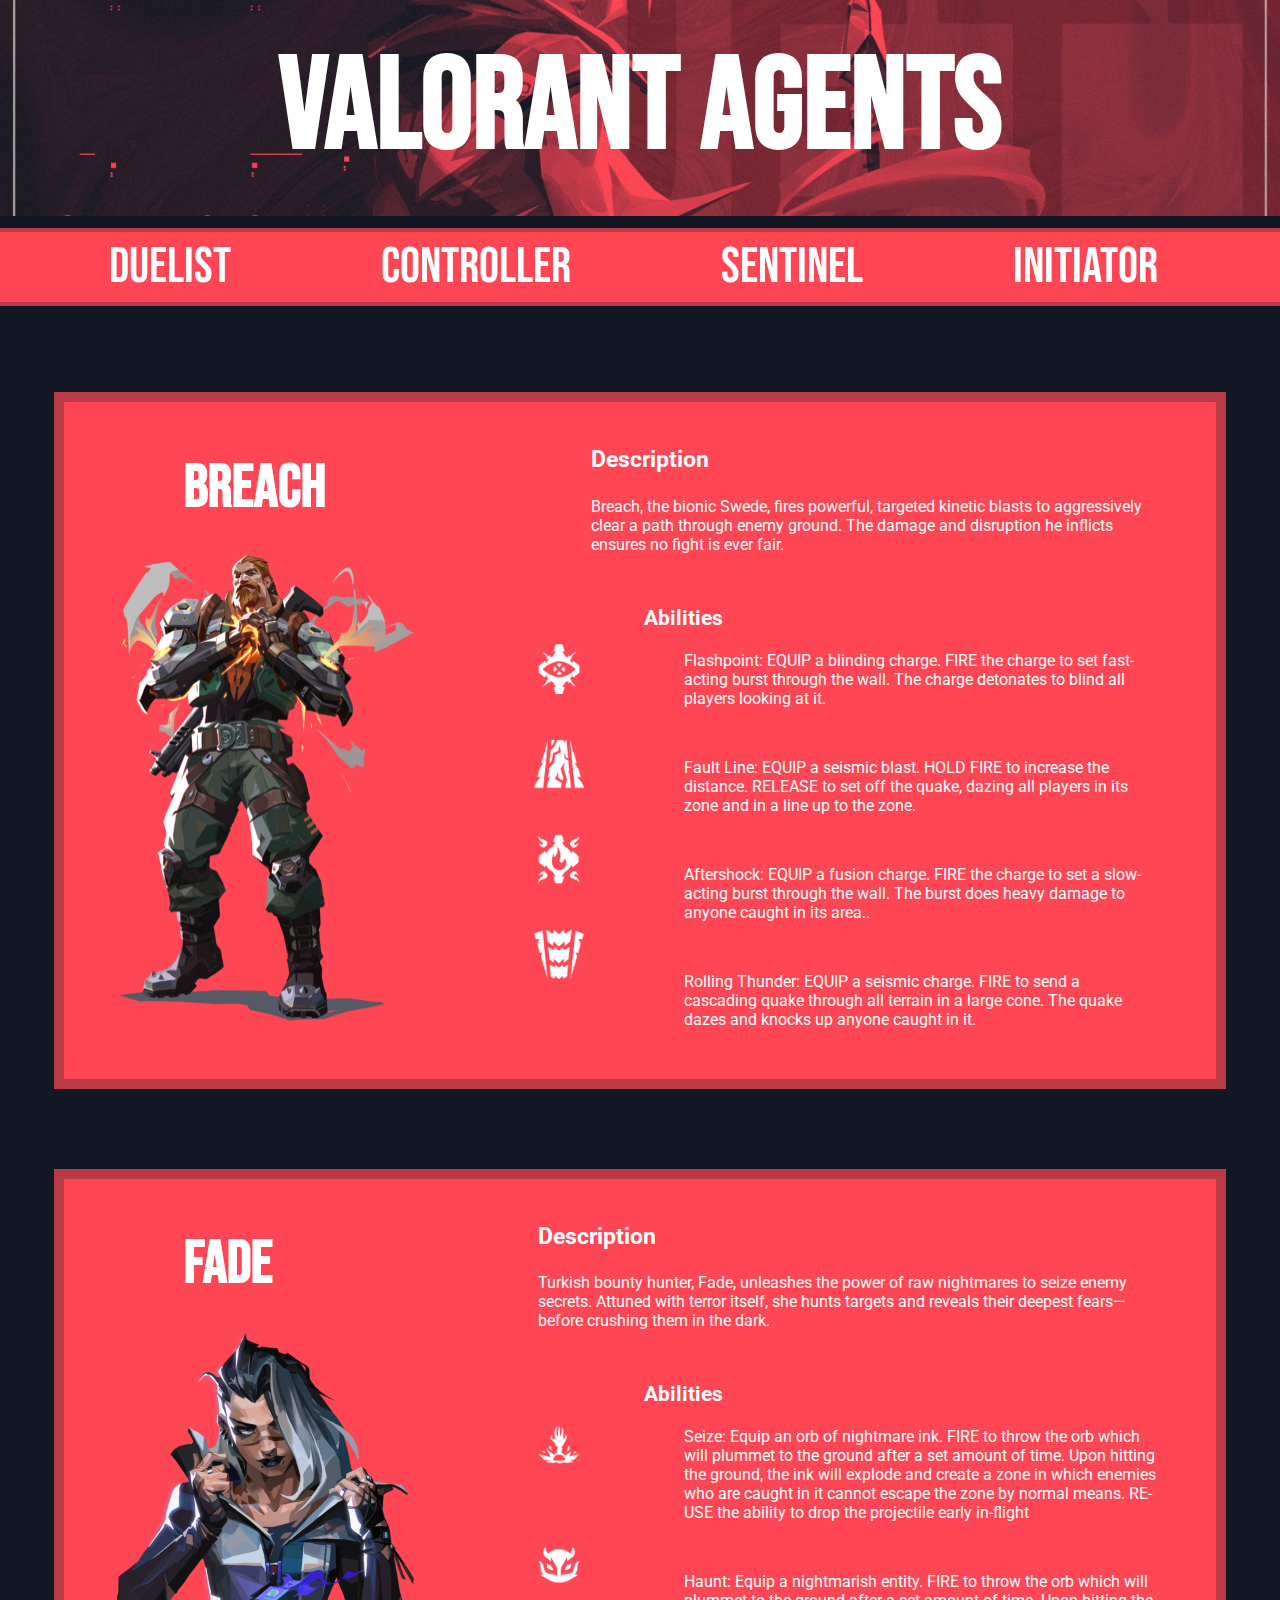
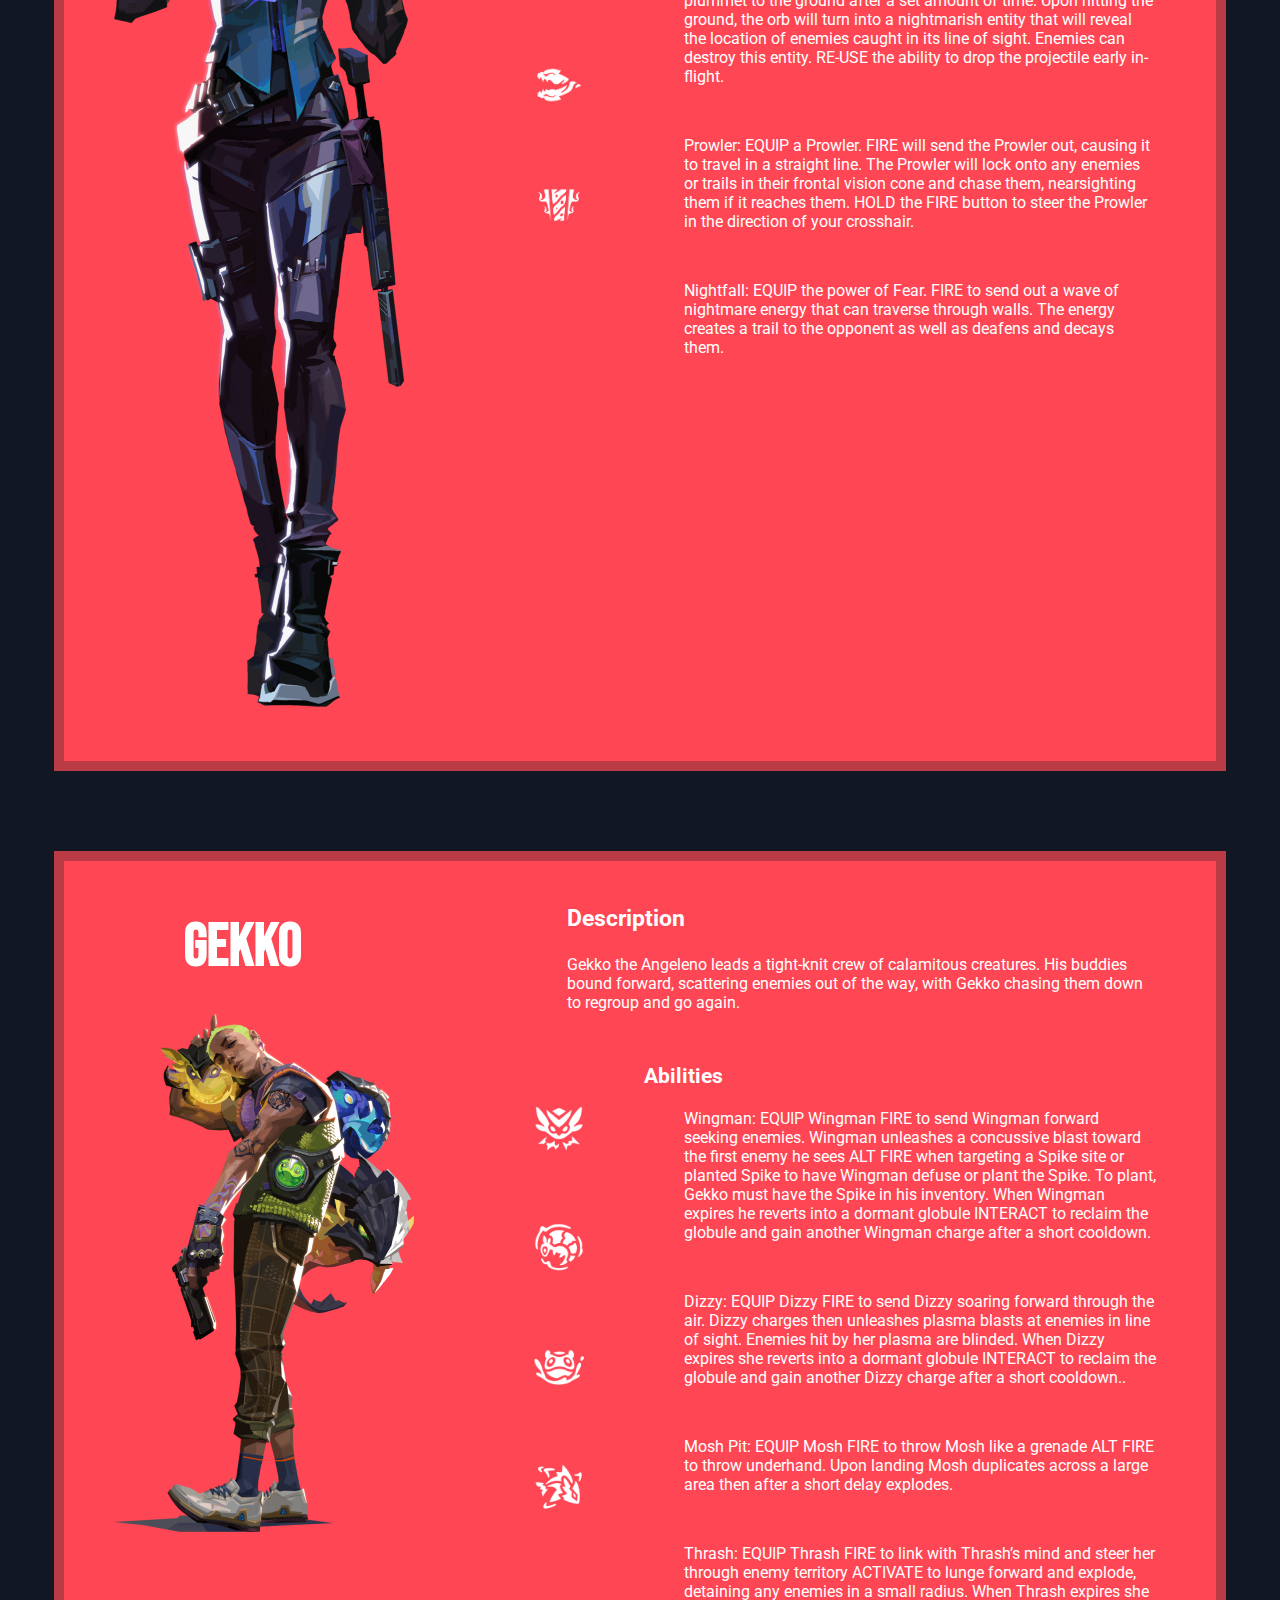
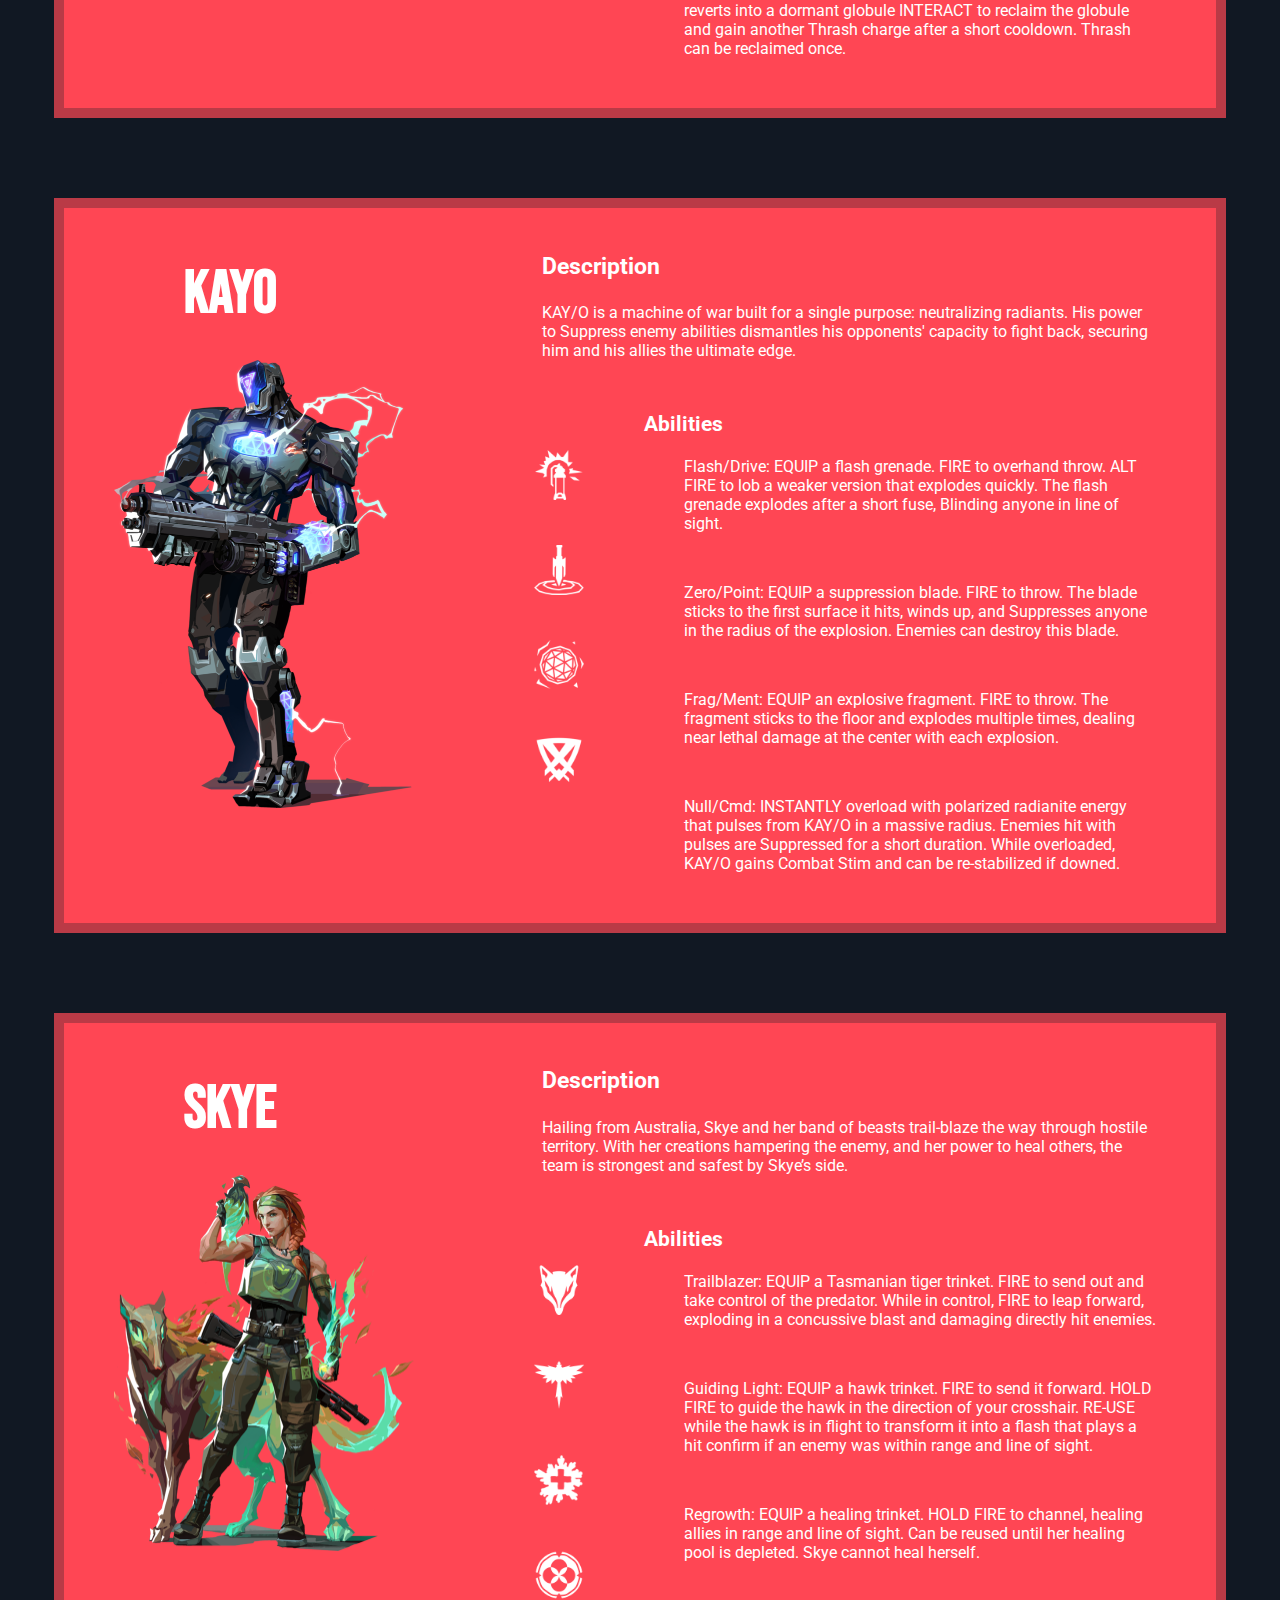
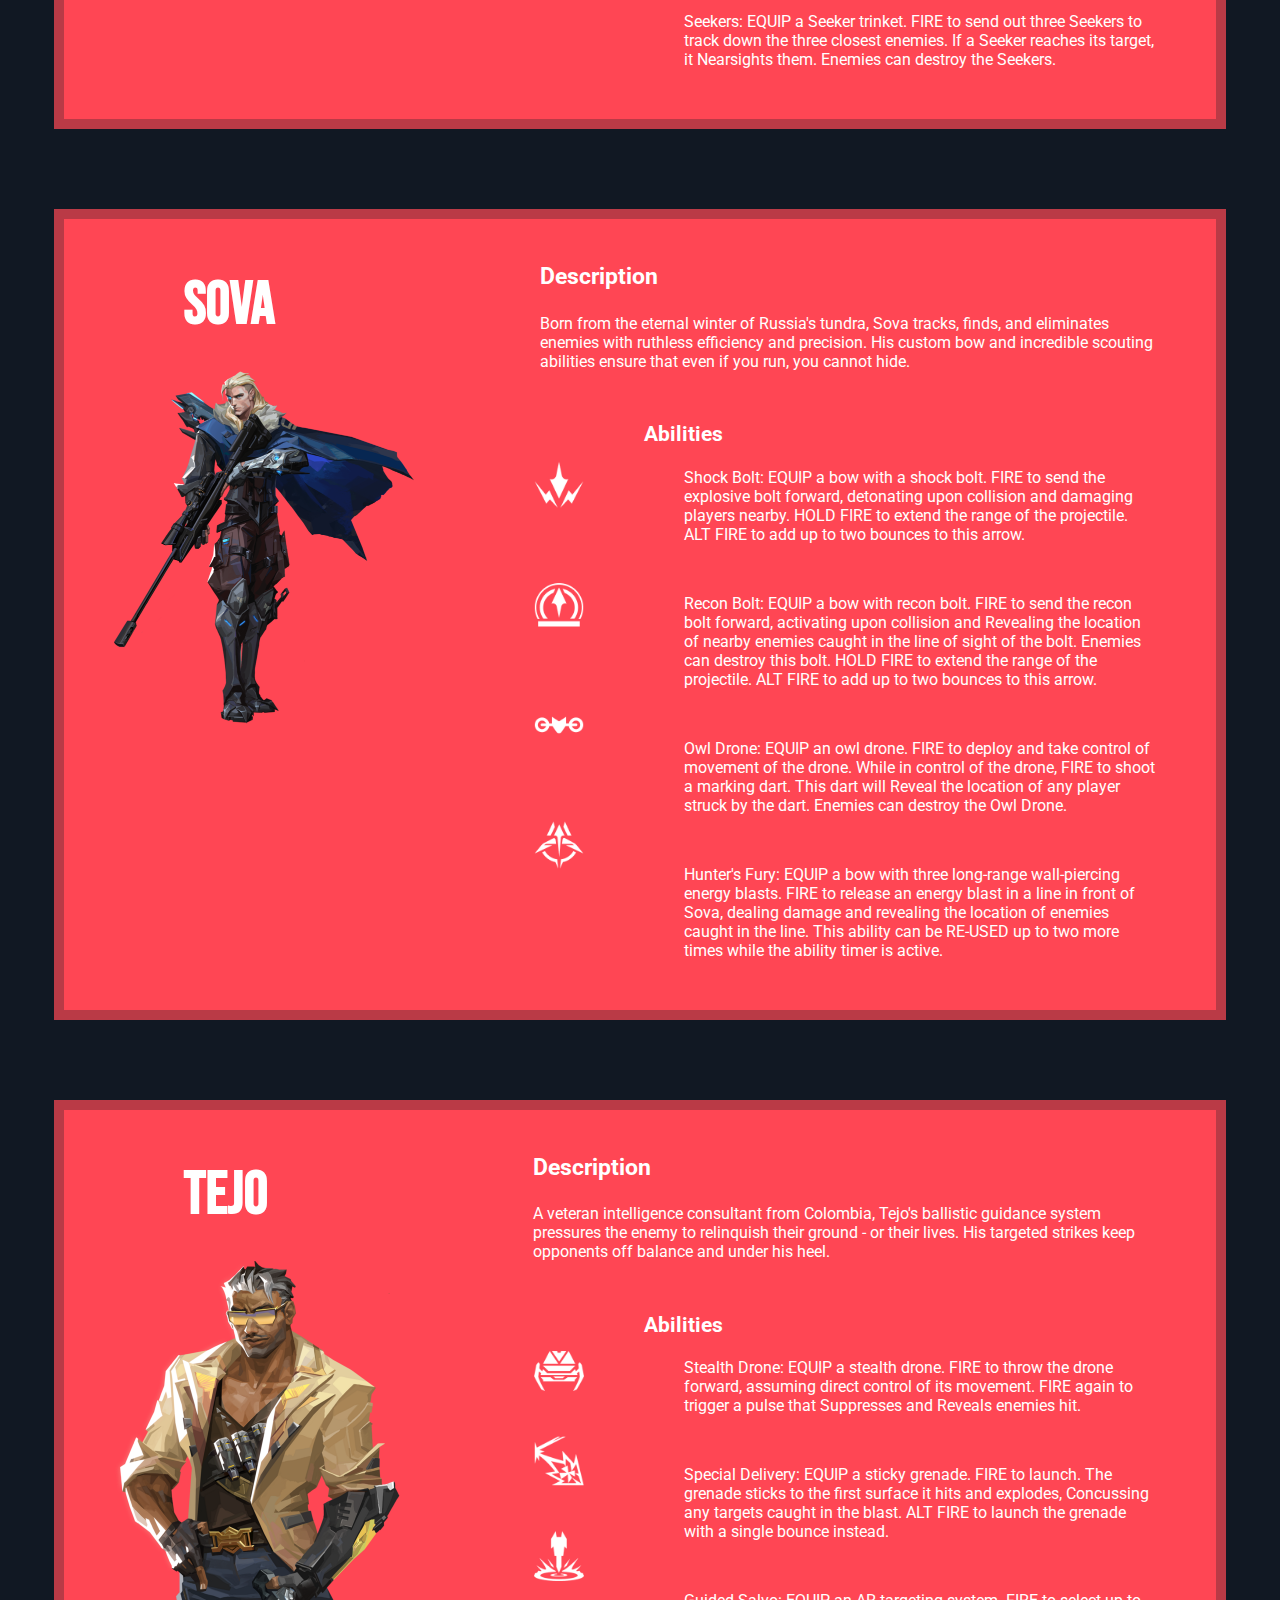
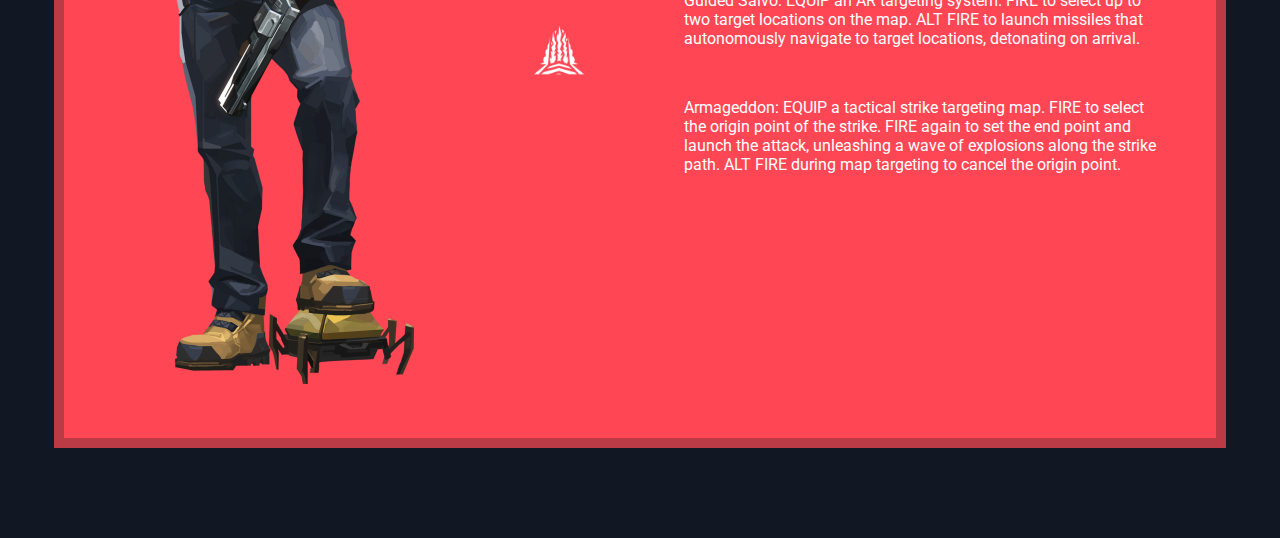
<file: Initiator.html>
<!DOCTYPE html>
<html lang="en">
<head>
    <meta charset="UTF-8">
    <meta name="viewport" content="width=device-width, initial-scale=1.0">
    <link href="https://fonts.googleapis.com/css2?family=Bebas+Neue&display=swap" rel="stylesheet">
    <link href="https://fonts.googleapis.com/css2?family=Roboto:wght@400;500;700&display=swap" rel="stylesheet">
    <link rel="stylesheet" href="styles.css">
    <title>Valorant Agents</title>
</head>
<body>
    <div class="main">
        <div class="titlebar">
            <div class="title">
                <h1>Valorant Agents</h1>
            </div> 
        </div>
        <div class="navbar">
            <ul>
                <li><a href="RoleQuiz.html">Role Quiz</a></li>
                <li><a href="Duelist.html">Duelist</a></li>
                <li><a href="Controller.html">Controller</a></li>
                <li><a href="Sentinel.html">Sentinel</a></li>
                <li><a href="Initiator.html">Initiator</a></li>
                <li><a href="index.html">Random Agent Picker</a></li>
            </ul>
        </div>
        <div class="PlayerCard">
            <div class="AgentName">
            <h2>Breach</h2>
            <div class="Description">
                <h3>Description</h3>
                <p>Breach, the bionic Swede, fires powerful, targeted kinetic blasts to aggressively clear a path through enemy ground. The damage and disruption he inflicts ensures no fight is ever fair.</p>
            </div>
        </div>
        <div class="AgentSection">
        <div class="Agent">
            <img src="Agentimages/Breach.png" alt="Breach">
        </div>

        <div class="AbilityBox">
            <img src="Abilityimages/Breach_Flashpoint.png" alt="Flashpoint">
            <img src="Abilityimages/Breach_Fault_Line.png" alt="Fault Line">
            <img src="Abilityimages/Breach_Aftershock.png" alt="Aftershock">
            <img src="Abilityimages/Breach_Rolling_Thunder.png" alt="Rolling Thunder">
        </div>

        <div class="Abilities">
            <h3>Abilities</h3>
            <ul>
                <li>Flashpoint: EQUIP a blinding charge. FIRE the charge to set fast-acting burst through the wall. The charge detonates to blind all players looking at it.</li>
                <li>Fault Line: EQUIP a seismic blast. HOLD FIRE to increase the distance. RELEASE to set off the quake, dazing all players in its zone and in a line up to the zone.</li>
                <li>Aftershock: EQUIP a fusion charge. FIRE the charge to set a slow-acting burst through the wall. The burst does heavy damage to anyone caught in its area..</li>
                <li>Rolling Thunder: EQUIP a seismic charge. FIRE to send a cascading quake through all terrain in a large cone. The quake dazes and knocks up anyone caught in it.</li>
            </ul>
        </div>
        </div>
        </div>

        <div class="PlayerCard">
            <div class="AgentName">
            <h2>Fade</h2>
            <div class="Description">
                <h3>Description</h3>
                <p>Turkish bounty hunter, Fade, unleashes the power of raw nightmares to seize enemy secrets. Attuned with terror itself, she hunts targets and reveals their deepest fears—before crushing them in the dark.</p>
            </div>
        </div>
        <div class="AgentSection">
        <div class="Agent">
            <img src="Agentimages/Fade.png" alt="Fade">
        </div>

        <div class="BigAbilityBox">
            <img src="Abilityimages/Fade_Seize.png" alt="Seize">
            <img src="Abilityimages/Fade_Haunt.png" alt="Haunt">
            <img src="Abilityimages/Fade_Prowler.png" alt="Prowler">
            <img src="Abilityimages/Fade_Nightfall.png" alt="Nightfall">
        </div>

        <div class="Abilities">
            <h3>Abilities</h3>
            <ul>
                <li>Seize: Equip an orb of nightmare ink. FIRE to throw the orb which will plummet to the ground after a set amount of time. Upon hitting the ground, the ink will explode and create a zone in which enemies who are caught in it cannot escape the zone by normal means. RE-USE the ability to drop the projectile early in-flight</li>
                <li>Haunt: Equip a nightmarish entity. FIRE to throw the orb which will plummet to the ground after a set amount of time. Upon hitting the ground, the orb will turn into a nightmarish entity that will reveal the location of enemies caught in its line of sight. Enemies can destroy this entity. RE-USE the ability to drop the projectile early in-flight.</li>
                <li>Prowler: EQUIP a Prowler. FIRE will send the Prowler out, causing it to travel in a straight line. The Prowler will lock onto any enemies or trails in their frontal vision cone and chase them, nearsighting them if it reaches them. HOLD the FIRE button to steer the Prowler in the direction of your crosshair.</li>
                <li>Nightfall: EQUIP the power of Fear. FIRE to send out a wave of nightmare energy that can traverse through walls. The energy creates a trail to the opponent as well as deafens and decays them.</li>
            </ul>
        </div>
        </div>
        </div>

        <div class="PlayerCard">
            <div class="AgentName">
            <h2>Gekko</h2>
            <div class="Description">
                <h3>Description</h3>
                <p>Gekko the Angeleno leads a tight-knit crew of calamitous creatures. His buddies bound forward, scattering enemies out of the way, with Gekko chasing them down to regroup and go again.</p>
            </div>
        </div>
        <div class="AgentSection">
        <div class="Agent">
            <img src="Agentimages/Gekko.png" alt="Gekko">
        </div>

        <div class="BigAbilityBox">
            <img src="Abilityimages/Gekko_Wingman.png" alt="Wingman">
            <img src="Abilityimages/Gekko_Dizzy.png" alt="Dizzy">
            <img src="Abilityimages/Gekko_Mosh_Pit.png" alt="Mosh Pit">
            <img src="Abilityimages/Gekko_Thrash.png" alt="Thrash">
        </div>

        <div class="Abilities">
            <h3>Abilities</h3>
            <ul>
                <li>Wingman: EQUIP Wingman FIRE to send Wingman forward seeking enemies. Wingman unleashes a concussive blast toward the first enemy he sees ALT FIRE when targeting a Spike site or planted Spike to have Wingman defuse or plant the Spike. To plant, Gekko must have the Spike in his inventory. When Wingman expires he reverts into a dormant globule INTERACT to reclaim the globule and gain another Wingman charge after a short cooldown.</li>
                <li>Dizzy: EQUIP Dizzy FIRE to send Dizzy soaring forward through the air. Dizzy charges then unleashes plasma blasts at enemies in line of sight. Enemies hit by her plasma are blinded. When Dizzy expires she reverts into a dormant globule INTERACT to reclaim the globule and gain another Dizzy charge after a short cooldown..</li>
                <li>Mosh Pit: EQUIP Mosh FIRE to throw Mosh like a grenade ALT FIRE to throw underhand. Upon landing Mosh duplicates across a large area then after a short delay explodes.</li>
                <li>Thrash: EQUIP Thrash FIRE to link with Thrash’s mind and steer her through enemy territory ACTIVATE to lunge forward and explode, detaining any enemies in a small radius. When Thrash expires she reverts into a dormant globule INTERACT to reclaim the globule and gain another Thrash charge after a short cooldown. Thrash can be reclaimed once.</li>
            </ul>
        </div>
        </div>
        </div>

        <div class="PlayerCard">
            <div class="AgentName">
            <h2>KAYO</h2>
            <div class="Description">
                <h3>Description</h3>
                <p>KAY/O is a machine of war built for a single purpose: neutralizing radiants. His power to Suppress enemy abilities dismantles his opponents' capacity to fight back, securing him and his allies the ultimate edge.</p>
            </div>
        </div>
        <div class="AgentSection">
        <div class="Agent">
            <img src="Agentimages/KAYO.png" alt="KAYO">
        </div>

        <div class="AbilityBox">
            <img src="Abilityimages/KAYO_FLASHdrive.png" alt="Flash/Drive">
            <img src="Abilityimages/KAYO_ZEROpoint.png" alt="Zero/Point">
            <img src="Abilityimages/KAYO_FRAGment.png" alt="Frag/Ment">
            <img src="Abilityimages/KAYO_NULLcmd.png" alt="Null/Cmd">
        </div>

        <div class="Abilities">
            <h3>Abilities</h3>
            <ul>
                <li>Flash/Drive: EQUIP a flash grenade. FIRE to overhand throw. ALT FIRE to lob a weaker version that explodes quickly. The flash grenade explodes after a short fuse, Blinding anyone in line of sight.</li>
                <li>Zero/Point: EQUIP a suppression blade. FIRE to throw. The blade sticks to the first surface it hits, winds up, and Suppresses anyone in the radius of the explosion. Enemies can destroy this blade.</li>
                <li>Frag/Ment: EQUIP an explosive fragment. FIRE to throw. The fragment sticks to the floor and explodes multiple times, dealing near lethal damage at the center with each explosion.</li>
                <li>Null/Cmd: INSTANTLY overload with polarized radianite energy that pulses from KAY/O in a massive radius. Enemies hit with pulses are Suppressed for a short duration. While overloaded, KAY/O gains Combat Stim and can be re-stabilized if downed.</li>
            </ul>
        </div>
        </div>
        </div>

        <div class="PlayerCard">
            <div class="AgentName">
            <h2>Skye</h2>
            <div class="Description">
                <h3>Description</h3>
                <p>Hailing from Australia, Skye and her band of beasts trail-blaze the way through hostile territory. With her creations hampering the enemy, and her power to heal others, the team is strongest and safest by Skye’s side.</p>
            </div>
        </div>
        <div class="AgentSection">
        <div class="Agent">
            <img src="Agentimages/Skye.png" alt="Skye">
        </div>

        <div class="AbilityBox">
            <img src="Abilityimages/Skye_Trailblazer.png" alt="Trailblazer">
            <img src="Abilityimages/Skye_Guiding_Light.png" alt="Guiding Light">
            <img src="Abilityimages/Skye_Regrowth.png" alt="Regrowth">
            <img src="Abilityimages/Skye_Seekers.png" alt="Seekers">
        </div>

        <div class="Abilities">
            <h3>Abilities</h3>
            <ul>
                <li>Trailblazer: EQUIP a Tasmanian tiger trinket. FIRE to send out and take control of the predator. While in control, FIRE to leap forward, exploding in a concussive blast and damaging directly hit enemies.</li>
                <li>Guiding Light: EQUIP a hawk trinket. FIRE to send it forward. HOLD FIRE to guide the hawk in the direction of your crosshair. RE-USE while the hawk is in flight to transform it into a flash that plays a hit confirm if an enemy was within range and line of sight.</li>
                <li>Regrowth: EQUIP a healing trinket. HOLD FIRE to channel, healing allies in range and line of sight. Can be reused until her healing pool is depleted. Skye cannot heal herself.</li>
                <li>Seekers: EQUIP a Seeker trinket. FIRE to send out three Seekers to track down the three closest enemies. If a Seeker reaches its target, it Nearsights them. Enemies can destroy the Seekers.</li>
            </ul>
        </div>
        </div>
        </div>

        <div class="PlayerCard">
            <div class="AgentName">
            <h2>Sova</h2>
            <div class="Description">
                <h3>Description</h3>
                <p>Born from the eternal winter of Russia's tundra, Sova tracks, finds, and eliminates enemies with ruthless efficiency and precision. His custom bow and incredible scouting abilities ensure that even if you run, you cannot hide.</p>
            </div>
        </div>
        <div class="AgentSection">
        <div class="Agent">
            <img src="Agentimages/Sova.png" alt="Sova">
        </div>

        <div class="BigAbilityBox">
            <img src="Abilityimages/Sova_Shock_Bolt.png" alt="Shock Bolt">
            <img src="Abilityimages/Sova_Recon_Bolt.png" alt="Recon Bolt">
            <img src="Abilityimages/Sova_Owl_Drone.png" alt="Owl Drone">
            <img src="Abilityimages/Sova_Hunter's_Fury.png" alt="Hunter's Fury">
        </div>

        <div class="Abilities">
            <h3>Abilities</h3>
            <ul>
                <li>Shock Bolt: EQUIP a bow with a shock bolt. FIRE to send the explosive bolt forward, detonating upon collision and damaging players nearby. HOLD FIRE to extend the range of the projectile. ALT FIRE to add up to two bounces to this arrow.</li>
                <li>Recon Bolt: EQUIP a bow with recon bolt. FIRE to send the recon bolt forward, activating upon collision and Revealing the location of nearby enemies caught in the line of sight of the bolt. Enemies can destroy this bolt. HOLD FIRE to extend the range of the projectile. ALT FIRE to add up to two bounces to this arrow.</li>
                <li>Owl Drone: EQUIP an owl drone. FIRE to deploy and take control of movement of the drone. While in control of the drone, FIRE to shoot a marking dart. This dart will Reveal the location of any player struck by the dart. Enemies can destroy the Owl Drone.</li>
                <li>Hunter's Fury: EQUIP a bow with three long-range wall-piercing energy blasts. FIRE to release an energy blast in a line in front of Sova, dealing damage and revealing the location of enemies caught in the line. This ability can be RE-USED up to two more times while the ability timer is active.</li>
            </ul>
        </div>
        </div>
        </div>

        <div class="PlayerCard">
            <div class="AgentName">
            <h2>Tejo</h2>
            <div class="Description">
                <h3>Description</h3>
                <p>A veteran intelligence consultant from Colombia, Tejo's ballistic guidance system pressures the enemy to relinquish their ground - or their lives. His targeted strikes keep opponents off balance and under his heel.</p>
            </div>
        </div>
        <div class="AgentSection">
        <div class="Agent">
            <img src="Agentimages/Tejo.png" alt="Tejo">
        </div>

        <div class="AbilityBox">
            <img src="Abilityimages/Tejo_Stealth_Drone.png" alt="Stealth Drone">
            <img src="Abilityimages/Tejo_Special_Delivery.png" alt="Special Delivery">
            <img src="Abilityimages/Tejo_Guided_Salvo.png" alt="Guided Salvo">
            <img src="Abilityimages/Tejo_Armageddon.png" alt="Armageddon">
        </div>

        <div class="Abilities">
            <h3>Abilities</h3>
            <ul>
                <li>Stealth Drone: EQUIP a stealth drone. FIRE to throw the drone forward, assuming direct control of its movement. FIRE again to trigger a pulse that Suppresses and Reveals enemies hit.</li>
                <li>Special Delivery: EQUIP a sticky grenade. FIRE to launch. The grenade sticks to the first surface it hits and explodes, Concussing any targets caught in the blast. ALT FIRE to launch the grenade with a single bounce instead.</li>
                <li>Guided Salvo: EQUIP an AR targeting system. FIRE to select up to two target locations on the map. ALT FIRE to launch missiles that autonomously navigate to target locations, detonating on arrival.</li>
                <li>Armageddon: EQUIP a tactical strike targeting map. FIRE to select the origin point of the strike. FIRE again to set the end point and launch the attack, unleashing a wave of explosions along the strike path. ALT FIRE during map targeting to cancel the origin point.</li>
            </ul>
        </div>
        </div>
        </div>
    </div>
</body>
</html>
</file>
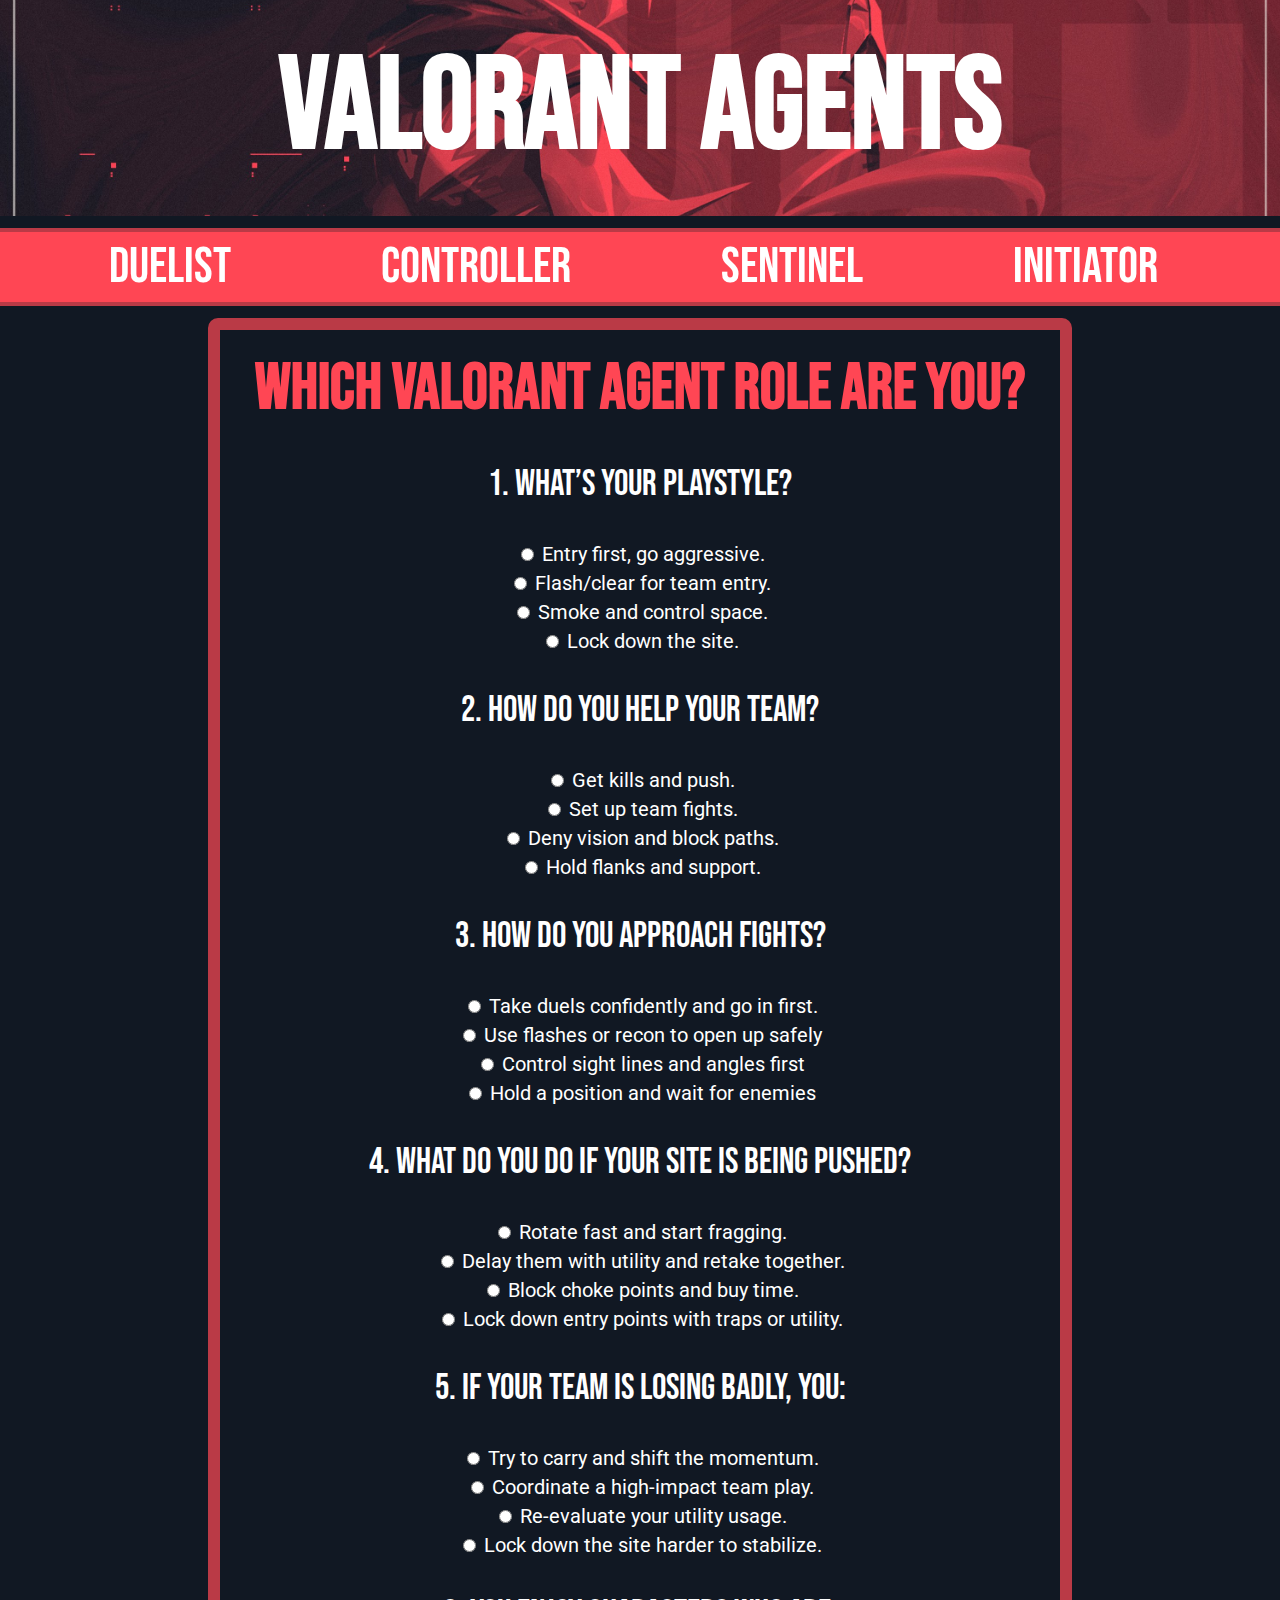
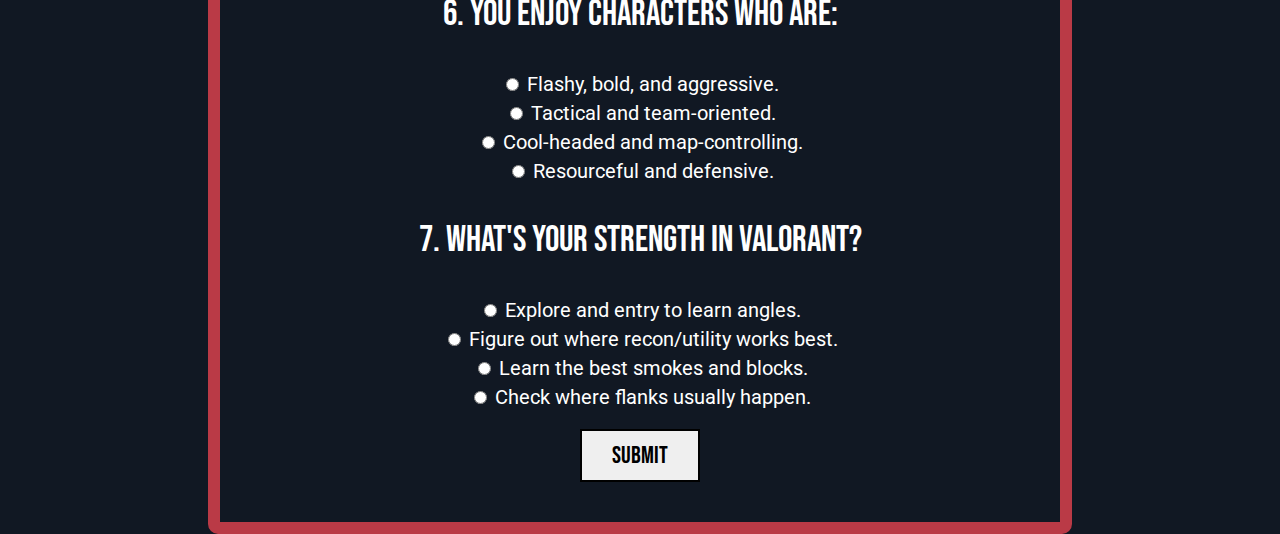
<file: RoleQuiz.html>
<!DOCTYPE html>
<html lang="en">
<head>
    <meta charset="UTF-8">
    <meta name="viewport" content="width=device-width, initial-scale=1.0">
    <link href="https://fonts.googleapis.com/css2?family=Bebas+Neue&display=swap" rel="stylesheet">
    <link href="https://fonts.googleapis.com/css2?family=Roboto:wght@400;500;700&display=swap" rel="stylesheet">
    <link rel="stylesheet" href="styles.css">
    <title>Valorant Agents</title>
</head>
<body class="RoleQuiz">

    <div class="main">
        <div class="titlebar">
            <div class="title">
                <h1>Valorant Agents</h1>
            </div> 
        </div>
        <div class="navbar">
            <ul>
                <li><a href="RoleQuiz.html">Role Quiz</a></li>
                <li><a href="Duelist.html">Duelist</a></li>
                <li><a href="Controller.html">Controller</a></li>
                <li><a href="Sentinel.html">Sentinel</a></li>
                <li><a href="Initiator.html">Initiator</a></li>
                <li><a href="index.html">Random Agent Picker</a></li>
            </ul>
        </div>  

        <div class="quiz-container">
            <h1 class="QuizTitle">Which Valorant Agent Role Are You?</h1>
            <form id="quiz-form">
            <div class="question">
                <p class="Questions">1. What’s your playstyle?</p>
                <label><input type="radio" name="q1" value="duelist"> Entry first, go aggressive.</label>
                <label><input type="radio" name="q1" value="initiator"> Flash/clear for team entry.</label>
                <label><input type="radio" name="q1" value="controller"> Smoke and control space.</label>
                <label><input type="radio" name="q1" value="sentinel"> Lock down the site.</label>
            </div>

            <div class="question">
                <p class="Questions">2. How do you help your team?</p>
                <label><input type="radio" name="q2" value="duelist"> Get kills and push.</label>
                <label><input type="radio" name="q2" value="initiator"> Set up team fights.</label>
                <label><input type="radio" name="q2" value="controller"> Deny vision and block paths.</label>
                <label><input type="radio" name="q2" value="sentinel"> Hold flanks and support.</label>
            </div>
        
            <div class="question">
                <p class="Questions">3. How do you approach fights?</p>
                <label><input type="radio" name="q3" value="duelist"> Take duels confidently and go in first.</label>
                <label><input type="radio" name="q3" value="initiator"> Use flashes or recon to open up safely</label>
                <label><input type="radio" name="q3" value="controller"> Control sight lines and angles first</label>
                <label><input type="radio" name="q3" value="sentinel"> Hold a position and wait for enemies</label>
            </div>

            <div class="question">
                <p class="Questions">4. What do you do if your site is being pushed?</p>
                <label><input type="radio" name="q4" value="duelist"> Rotate fast and start fragging.</label>
                <label><input type="radio" name="q4" value="initiator"> Delay them with utility and retake together.</label>
                <label><input type="radio" name="q4" value="controller"> Block choke points and buy time.</label>
                <label><input type="radio" name="q4" value="sentinel"> Lock down entry points with traps or utility.</label>
            </div>

            <div class="question">
                <p class="Questions">5. If your team is losing badly, you:</p>
                <label><input type="radio" name="q5" value="duelist"> Try to carry and shift the momentum.</label>
                <label><input type="radio" name="q5" value="initiator"> Coordinate a high-impact team play.</label>
                <label><input type="radio" name="q5" value="controller"> Re-evaluate your utility usage.</label>
                <label><input type="radio" name="q5" value="sentinel"> Lock down the site harder to stabilize.</label>
            </div>

            <div class="question">
                <p class="Questions">6. You enjoy characters who are:</p>
                <label><input type="radio" name="q6" value="duelist"> Flashy, bold, and aggressive.</label>
                <label><input type="radio" name="q6" value="initiator"> Tactical and team-oriented.</label>
                <label><input type="radio" name="q6" value="controller"> Cool-headed and map-controlling.</label>
                <label><input type="radio" name="q6" value="sentinel"> Resourceful and defensive.</label>
            </div>

            <div class="question">
                <p class="Questions">7. What's your strength in Valorant?</p>
                <label><input type="radio" name="q7" value="duelist"> Explore and entry to learn angles.</label>
                <label><input type="radio" name="q7" value="initiator"> Figure out where recon/utility works best.</label>
                <label><input type="radio" name="q7" value="controller"> Learn the best smokes and blocks.</label>
                <label><input type="radio" name="q7" value="sentinel"> Check where flanks usually happen.</label>
            </div>

            <button class="Submit" type="button" onclick="calculateResult()">Submit</button>
            </form>
        
            <div id="result"></div>
      </div>
      <script src="Quiz.js"></script>
    </div>
    </body>
</html>
</file>
<file: styles.css>
body{
    background-color: #111823;
    margin: 0;
    padding: 0;
}

h1 {
    margin: 0;
    padding: 0;
}

.title{
    text-align: center;
    color: #ffffff;
    font-family: 'Bebas Neue', sans-serif;
    font-size: 65px;
}

.titlebar{
  background-image: url('Agentimages/Banner.jpg');
  background-size: cover;
  background-position: center;
  padding: 30px 0;
}

.navbar{
  background-color: #ff4654;
  outline: 4px solid #ba3a46;
}

.navbar ul {
    display: flex;
    justify-content: center;
    align-items: center;
    gap: 150px;
    height: 70px;
}

ul li{
    list-style: none;
    font-size: 25px;
}

ul li a {
    color: white;
    text-decoration: none;
    font-family: 'Bebas Neue', sans-serif;
    font-size: 50px;
    outline: none;
    -webkit-tap-highlight-color: transparent;
}

ul li a:hover {
    color: #ff4654;
    background-color: white;
    border-radius: 7px; 
}

ul li a:focus,
ul li a:active {
    color: white;
    background: none;
    outline: none;
}

.Agent img {
    width: 300px;
    height: auto; /* keeps aspect ratio */
    padding: 50px;
    margin-top: -80px;
}

.PlayerCard {
    width: 90%;
    max-width: 1400px;
    margin: 100px auto;
    outline: 10px solid #ba3a46;
    background-color: #ff4654;
}

.AgentName {
    display: flex;
    align-items: center; /* aligns vertically */
    gap: 265px;         /* spacing between name and description */
    font-family: 'Bebas Neue', sans-serif;
    color: #ffffff;
    font-size: 40px;
    margin-bottom: 10px;
    margin-left: 120px; /* moves agent name to right */
    margin-right: 60px; /* moves description to left*/
}

.Description p {
    margin: 0;
    color: white;
    font-family: 'Roboto', sans-serif;
    font-size: 16px;
}

.Description{
    font-size: 20px;
    font-family: 'Roboto', sans-serif;
}

.AgentSection {
    display: flex;
    align-items: flex-start;
    gap: 40px; /* space between image and right-side div */
}

.Abilities {
    color: white;
    font-family: 'Roboto', sans-serif;
    font-size: 18px;
    margin-left: 0px;
    margin-right: 60px; /*space on the right of ability description*/
    width: 90%;
    max-width: 800px; /* how wide the ability div is */
}

.Abilities li {
    margin-bottom: 50px; /* Increased spacing between items */
    font-size: 16px;
}

.AbilityBox {
    display: flex;
    flex-direction: column;
    align-items: center;
    gap: 45px; /*space between ability images vertically*/
    margin-left: 30px;
    margin-right: 20px;
    margin-top: 60px;
}

.AbilityBox img {
    width: 50px;
    height: auto;
}

.BigAbilityBox {
  display: flex;
  flex-direction: column;
  align-items: center;
  gap: 70px; /*space between ability images vertically*/
  margin-left: 30px;
  margin-right: 20px;
  margin-top: 60px;
}

.BigAbilityBox img {
  width: 50px;
  height: auto;
}

.main-container {
    display: flex;
    justify-content: center;
    align-items: center;
    gap: 40px;
    flex-wrap: wrap;
    padding: 40px 0;
}
  
.wheel-container {
    position: relative;
    width: 700px;
    height: 700px;
    margin-right: 400px;
}
  
.wheel {
    width: 100%;
    height: 100%;
    border-radius: 50%;
    border: 10px solid black;
    position: relative;
    transition: transform 5s cubic-bezier(0.33, 1, 0.68, 1);
    overflow: hidden;
}
  
.segment {
    position: absolute;
    width: 50%;
    height: 50%;
    top: 50%;
    left: 50%;
    transform-origin: 0% 0%;
    clip-path: polygon(0% 0%, 100% 0%, 0% 100%);
    overflow: hidden; /* Prevents text from overflowing */
}
  
.segment > div {
    transform-origin: bottom left;
    transform: translate(-50%, -50%) rotate(22.5deg);
    position: absolute;
    top: 50%;
    left: 50%;
    width: 100px;
    text-align: center;
    color: white;
    font-size: 14px;
    font-weight: bold;
    text-shadow: 1px 1px 2px black;
    pointer-events: none;
}
  
.pointer {
    position: absolute;
    top: -20px;
    left: 50%;
    transform: translateX(-50%);
    width: 0;
    height: 0;
    border-left: 15px solid transparent;
    border-right: 15px solid transparent;
    border-bottom: 20px solid #ffffff;
}
  
button {
    display: block;
    margin: 20px auto 0;
    padding: 10px 30px;
    font-size: 24px;
    border: 2px solid black;
    font-family: 'Bebas Neue', sans-serif;
}

button:hover {
    background-color: #ff4654; 
    color: white;
    cursor: pointer;
    border: 2px solid #ba3a46;
    transition: all 0.3s ease;
}
   
.result-container {
    text-align: center;
    max-width: 300px;
    margin-left: 50px;
}
  
#agent-image {
    width: 100%;
    max-height: 1000px;
    object-fit: contain;
    margin-top: 20px;
}

#agent-name {
    font-family: 'Bebas Neue', sans-serif; 
    font-size: 50px; 
    font-weight: bold;
    color: #ffffff; 
    margin-bottom: 10px;
}

.RoleQuiz {
  margin: 0;
  padding: 0px;
}

.Questions {
  font-size: 36px;
  font-family: 'Bebas Neue', sans-serif;
}

.quiz-container {
  max-width: 800px;
  margin: auto;
  padding: 20px;
  border-radius: 10px;
  border: 12px solid #ba3a46;
  text-align: center; 
}

.QuizTitle {
  text-align: center;
  color: #ff4654;
  font-size: 64px;
  font-family: 'Bebas Neue', sans-serif;
}

.question {
  margin-bottom: 20px;
  font-size: 20px;
  text-align: center; 
  font-family: 'Roboto', sans-serif;
  color: #ffffff;
}

label {
  display: block;
  margin: 5px 0;
}

#result {
  margin-top: 20px;
  text-align: center;
  font-size: 36px;
  font-family: 'Bebas Neue', sans-serif;
  color: #ff4654;
}
</file>
